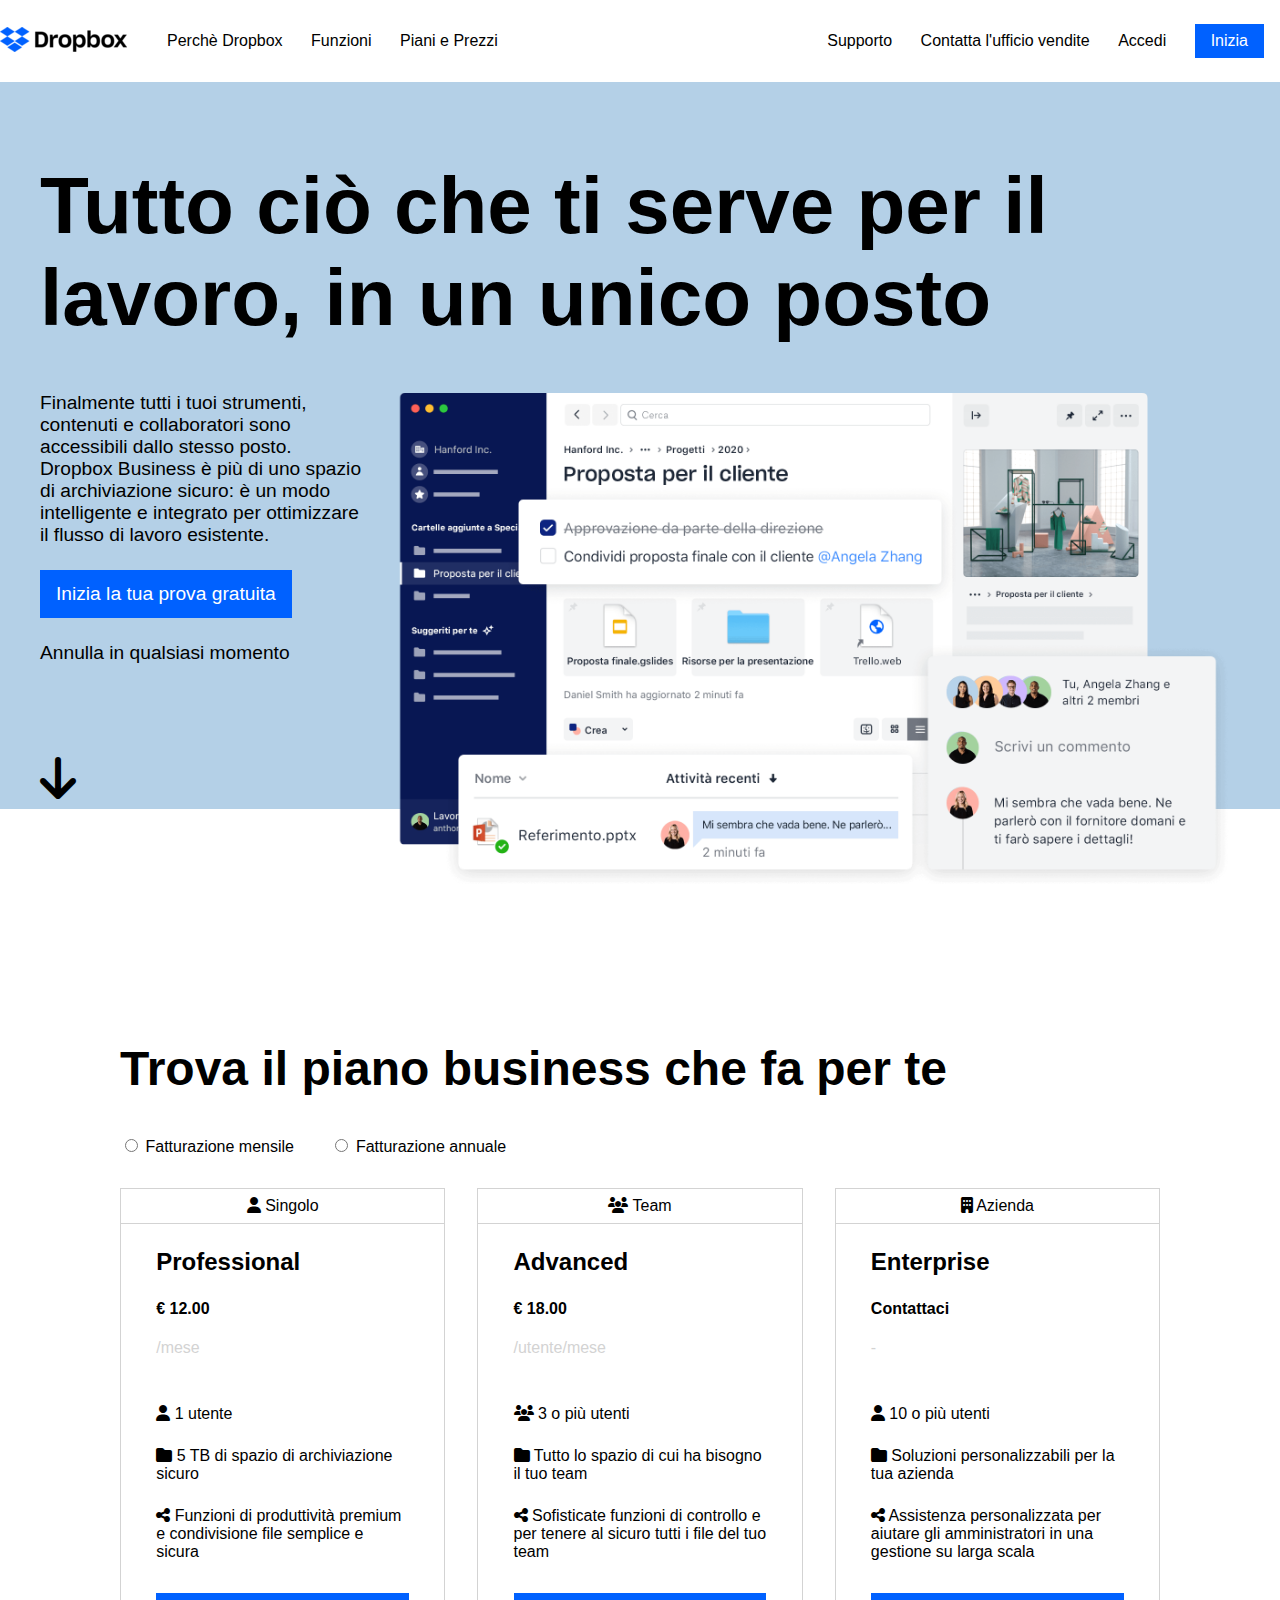
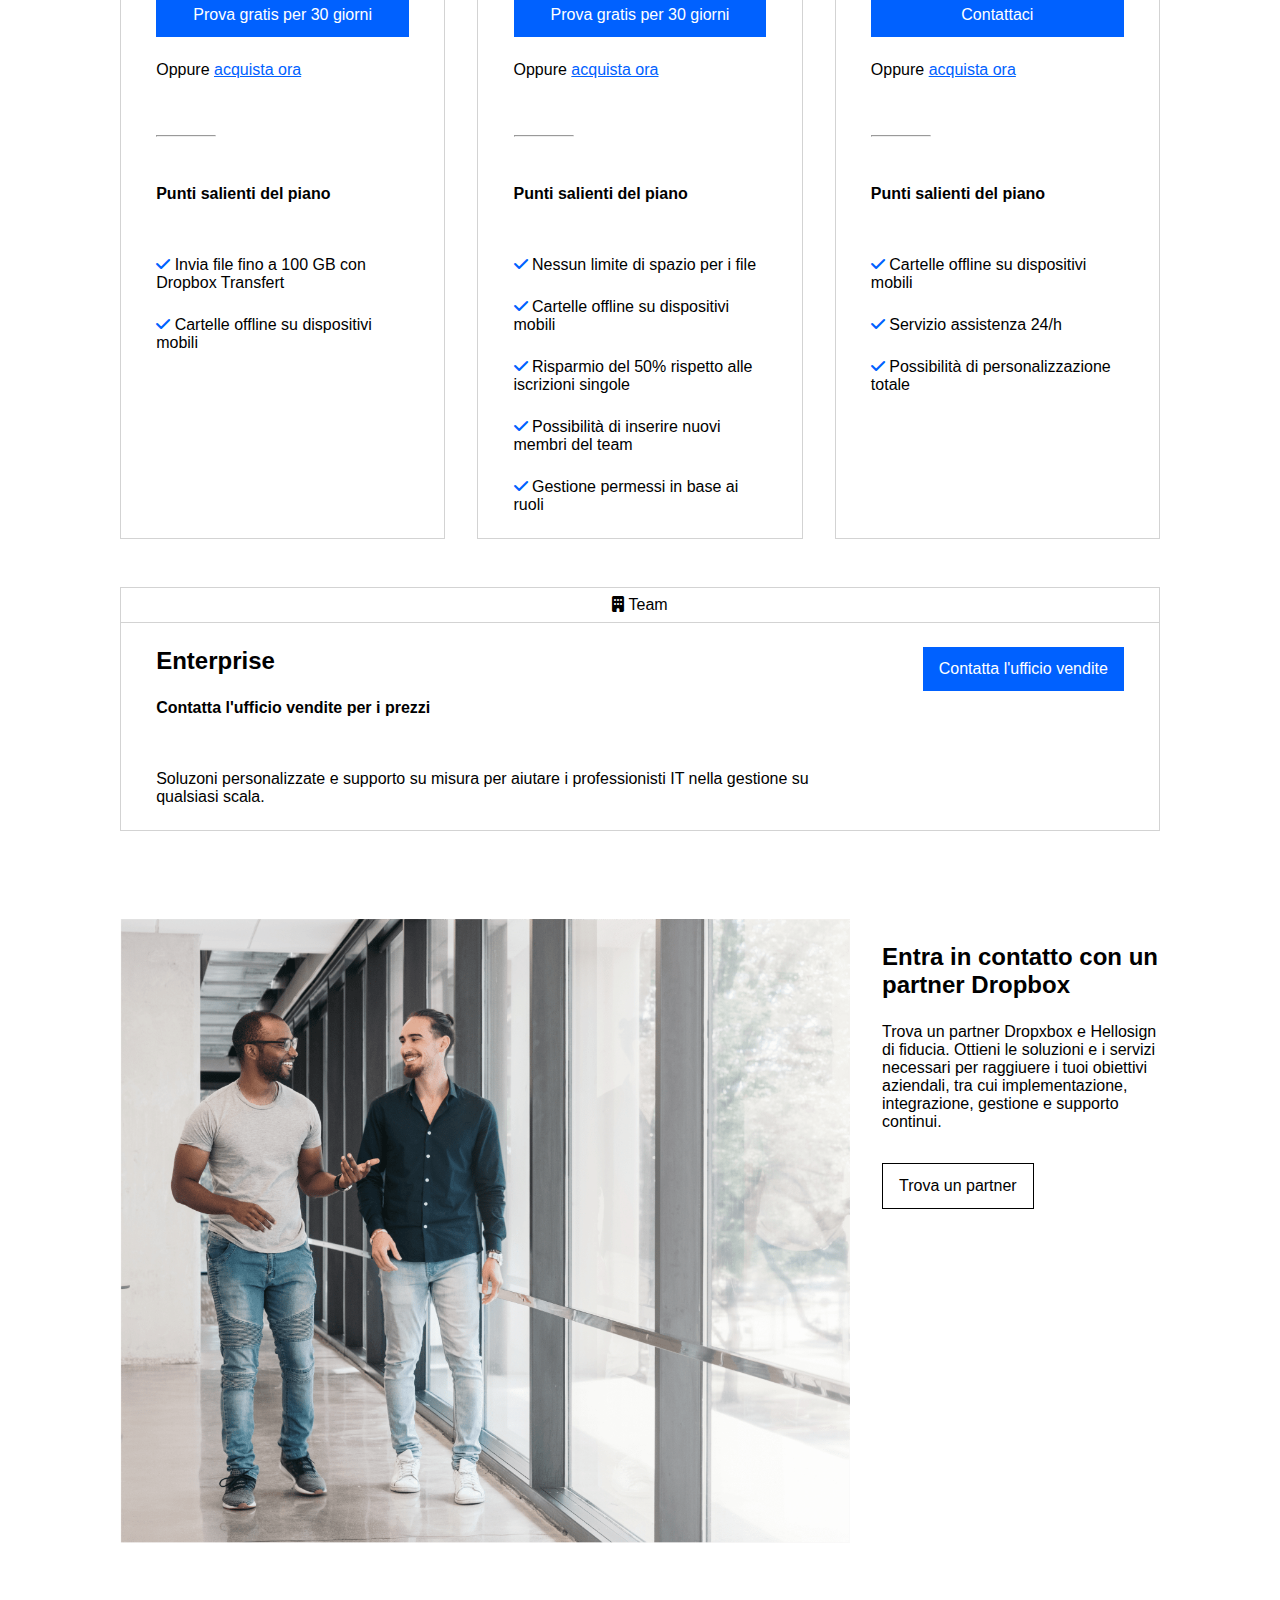
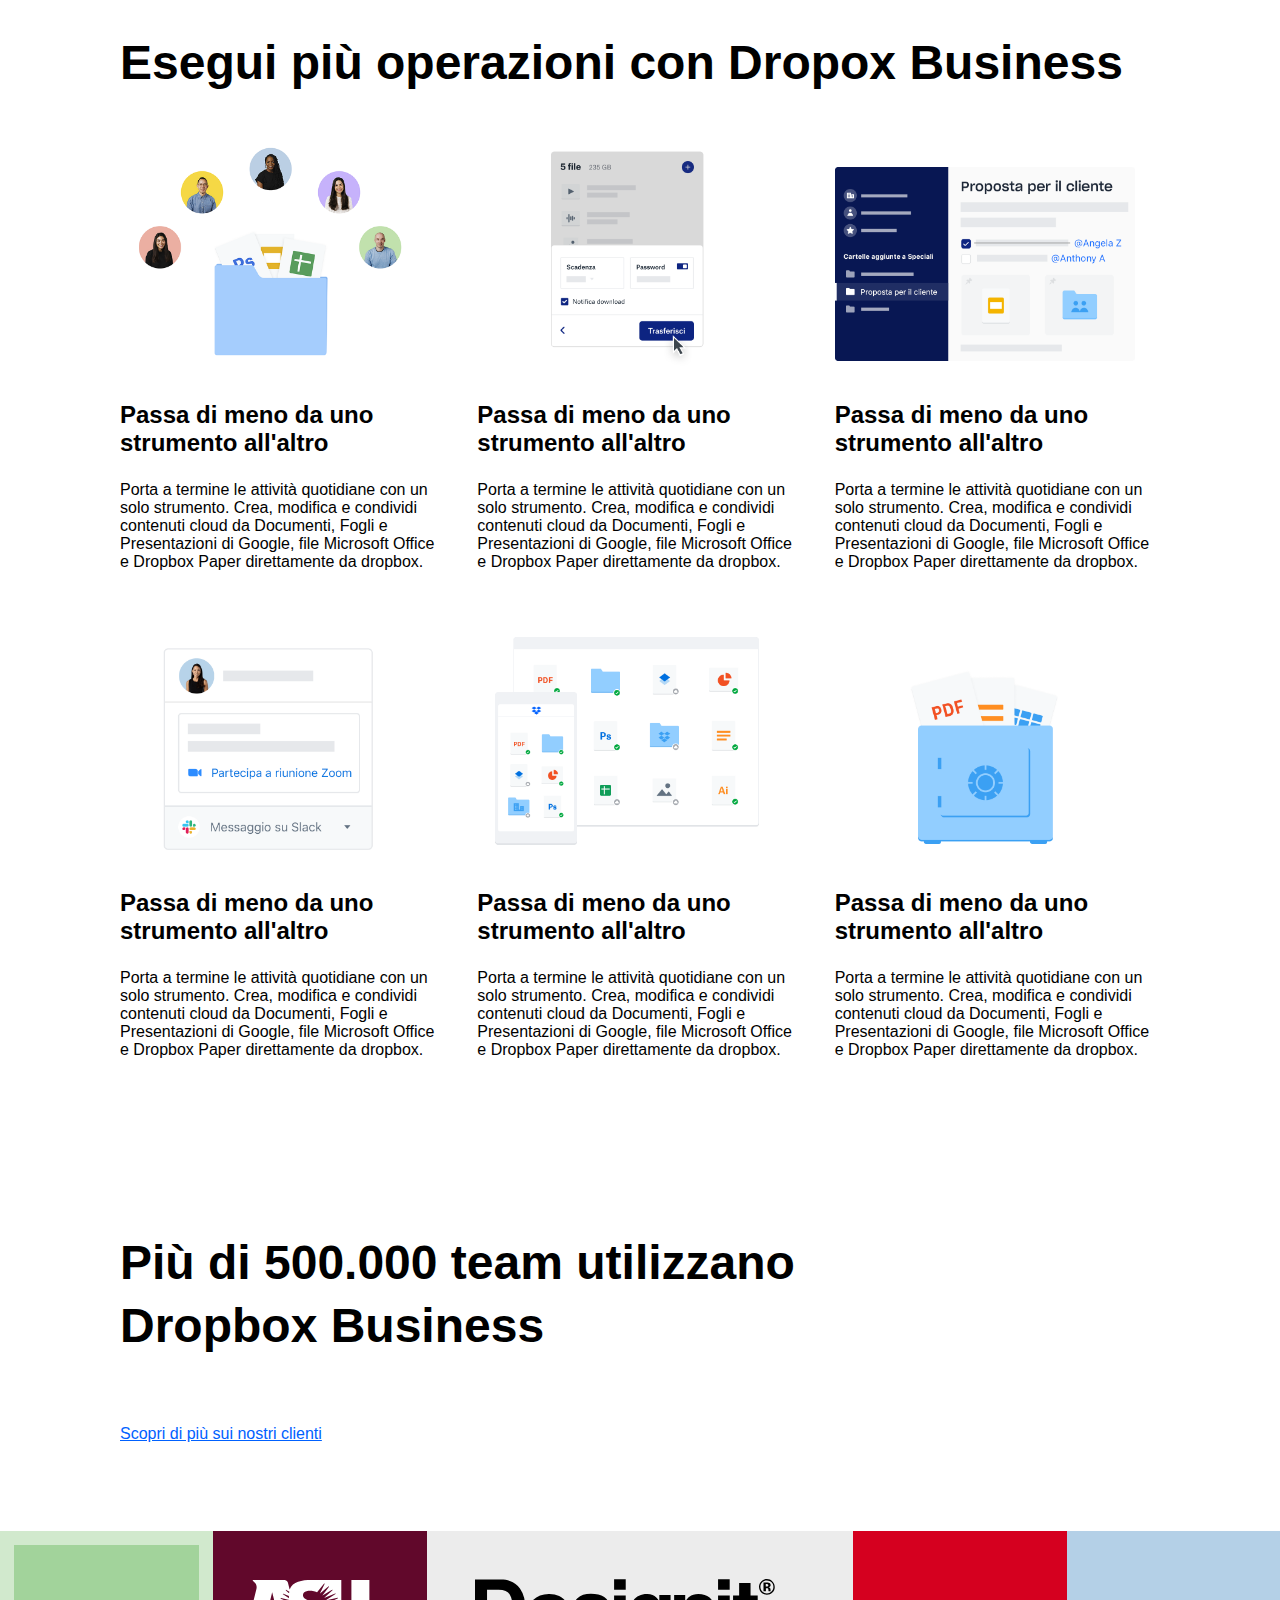
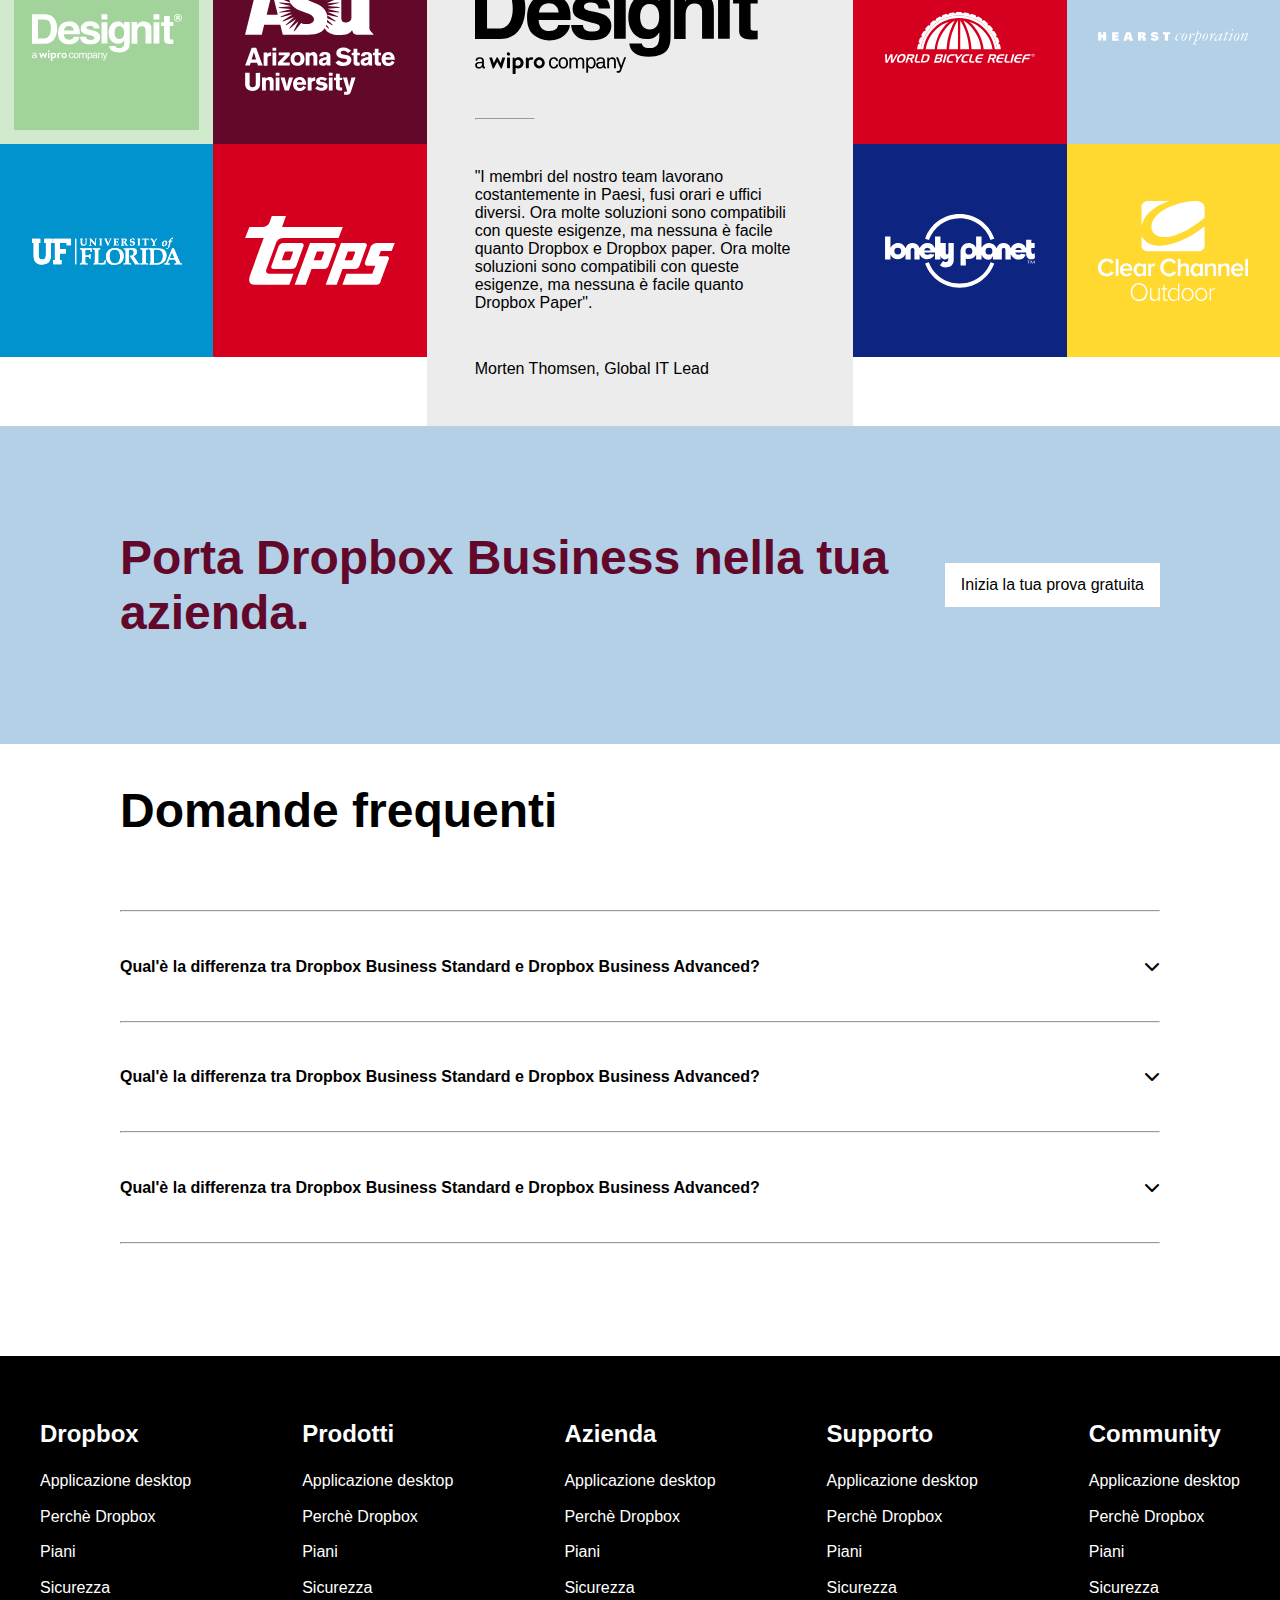
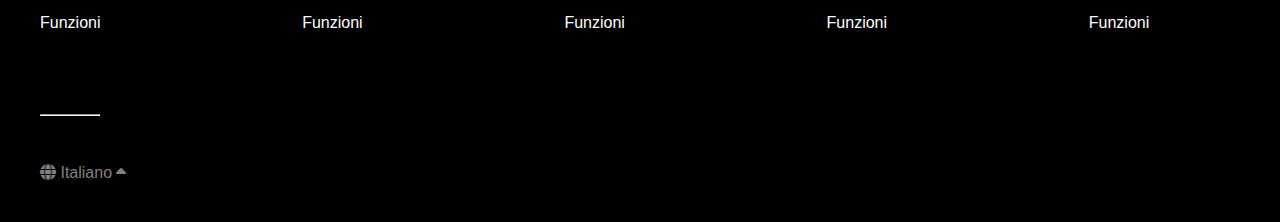
<file: index.html>
<!DOCTYPE html>
<html lang="en">

<head>
	<meta charset="UTF-8">
	<meta http-equiv="X-UA-Compatible" content="IE=edge">
	<meta name="viewport" content="width=device-width, initial-scale=1.0">
	<title>Document</title>
	<link rel="stylesheet" href="css/style.css">
	<link rel="stylesheet" href="https://cdnjs.cloudflare.com/ajax/libs/font-awesome/6.1.1/css/all.min.css">
</head>

<body>
	<!-- INIZIO HEADER -->
	<header>
		<div class="headernav sticky">
			<div class="navelement">
				<a href=""><img src="img/logo-small.png" alt="Dropbox logo"></a>
				<ul>
					<a href="">
						<li>Perchè Dropbox</li>
					</a>
					<a href="">
						<li>Funzioni</li>
					</a>
					<a href="">
						<li>Piani e Prezzi</li>
					</a>
				</ul>
			</div>
			<div class="navelement">
				<ul>
					<a href="">
						<li>Supporto</li>
					</a>
					<a href="">
						<li>Contatta l'ufficio vendite</li>
					</a>
					<a href="">
						<li>Accedi</li>
					</a>
					<a href="">
						<li class="btn">Inizia</li>
					</a>
				</ul>
			</div>
		</div>
		<div class="bgcontainer" style="padding-top: 5rem;">
			<div class="container relative floatingheader">
				<h1>Tutto ciò che ti serve per il lavoro, in un unico posto</h1>
				<div class="headerflex">
					<div>
						<div>
							<p class="lowpadding">Finalmente tutti i tuoi strumenti, contenuti e collaboratori
								sono accessibili dallo stesso posto. Dropbox Business è più
								di uno spazio di archiviazione sicuro: è un modo intelligente
								e integrato per ottimizzare il flusso di lavoro esistente.
							</p>
							<a href="">
								<div class="btn lowmargin">Inizia la tua prova gratuita</div>
							</a>
							<div class="ultrapadding">Annulla in qualsiasi momento</div>
							<div style="font-size: 3rem;"><i class="fa-solid fa-arrow-down"></i>
							</div>
						</div>
					</div>
					<div class="jumboimg"><img src="img/jumbo.png" alt="header jumbo"></div>
				</div>
			</div>
		</div>
	</header>
	<!-- FINE HEADER -->

	<main class="container">
		<div class="mainbodypadding" style="padding-top: 12rem;">

			<div class="midpadding">
				<h2>Trova il piano business che fa per te</h2>
				<input type="radio" name="" id="">
				<span style="padding-right: 2rem;">Fatturazione mensile</span>
				<input type="radio" name="" id="">
				<span>Fatturazione annuale</span>
			</div>

			<!-- INIZIO TABELLA PIANO PREZZI -->
			<div class="mainflex highpadding">
				<div class="table tableborder">
					<div class="table-title"><i class="fa-solid fa-user"></i> Singolo</div>
					<div class="tablecontainer"">
						<h3>Professional</h3>
						<h4>€ 12.00</h4>
						<div class=" tableperiod highpadding">/mese</div>
					<div class="lowpadding"><i class="fa-solid fa-user"></i> 1 utente</div>
					<div class="lowpadding"><i class="fa-solid fa-folder"></i> 5 TB di spazio di archiviazione sicuro
					</div>
					<div class="midpadding"><i class="fa-solid fa-share-nodes"></i> Funzioni di produttività premium e
						condivisione file
						semplice e sicura</div>
					<a href="">
						<div class="btn lowmargin btn-flex">Prova gratis per 30 giorni</div>
					</a>
					<div class="highpadding">Oppure <a href="" class="link-underlineblue">acquista ora</a></div>
					<hr class="tablehr highmargin">
					<h4 class="midpadding">Punti salienti del piano</h4>
					<div class="lowpadding"><i class="fa-solid fa-check"></i> Invia file fino a 100 GB con Dropbox
						Transfert</div>
					<div class="lowpadding"><i class="fa-solid fa-check"></i> Cartelle offline su dispositivi mobili
					</div>
				</div>
			</div>

			<div class="table tableborder">
				<div class="table-title"><i class="fa-solid fa-users"></i> Team</div>
				<div class="tablecontainer"">
						<h3>Advanced</h3>
						<h4>€ 18.00</h4>
						<div class=" highpadding tableperiod">/utente/mese</div>
				<div class="lowpadding"><i class="fa-solid fa-users"></i> 3 o più utenti</div>
				<div class="lowpadding"><i class="fa-solid fa-folder"></i> Tutto lo spazio di cui ha bisogno il tuo team
				</div>
				<div class="midpadding"><i class="fa-solid fa-share-nodes"></i> Sofisticate funzioni di controllo e per
					tenere al sicuro tutti i file del tuo team</div>
				<a href="">
					<div class="btn lowmargin btn-flex">Prova gratis per 30 giorni</div>
				</a>
				<div class="highpadding">Oppure <a href="" class="link-underlineblue">acquista ora</a></div>
				<hr class="tablehr highmargin">
				<h4 class="midpadding">Punti salienti del piano</h4>
				<div class="lowpadding"><i class="fa-solid fa-check"></i> Nessun limite di spazio per i file</div>
				<div class="lowpadding"><i class="fa-solid fa-check"></i> Cartelle offline su dispositivi mobili</div>
				<div class="lowpadding"><i class="fa-solid fa-check"></i> Risparmio del 50% rispetto alle iscrizioni
					singole</div>
				<div class="lowpadding"><i class="fa-solid fa-check"></i> Possibilità di inserire nuovi membri del team
				</div>
				<div class="lowpadding"><i class="fa-solid fa-check"></i> Gestione permessi in base ai ruoli</div>
			</div>
		</div>

		<div class="table tableborder">
			<div class="table-title"><i class="fa-solid fa-building"></i> Azienda</div>
			<div class="tablecontainer"">
						<h3>Enterprise</h3>
						<h4>Contattaci</h4>
						<div class=" highpadding tableperiod">-</div>
			<div class="lowpadding"><i class="fa-solid fa-user"></i> 10 o più utenti</div>
			<div class="lowpadding"><i class="fa-solid fa-folder"></i> Soluzioni personalizzabili per la tua azienda
			</div>
			<div class="midpadding"><i class="fa-solid fa-share-nodes"></i> Assistenza personalizzata per aiutare gli
				amministratori in una gestione su larga scala</div>
			<a href="">
				<div class="btn lowmargin btn-flex">Contattaci</div>
			</a>
			<div class="highpadding">Oppure <a href="" class="link-underlineblue">acquista ora</a></div>
			<hr class="tablehr highmargin">
			<h4 class="midpadding">Punti salienti del piano</h4>
			<div class="lowpadding"><i class="fa-solid fa-check"></i> Cartelle offline su dispositivi mobili</div>
			<div class="lowpadding"><i class="fa-solid fa-check"></i> Servizio assistenza 24/h</div>
			<div class="lowpadding"><i class="fa-solid fa-check"></i> Possibilità di personalizzazione totale</div>
		</div>
		</div>
		</div>

		<div class="table tableborder ultramargin">
			<div class="table-title"><i class="fa-solid fa-building"></i> Team</div>
			<div class="mainflex">
				<div class="tablecontainer">
					<h3>Enterprise</h3>
					<h4 class="midpadding">Contatta l'ufficio vendite per i prezzi</h4>
					<p class="lowpadding">Soluzoni personalizzate e supporto su misura per aiutare i professionisti
						IT nella gestione su qualsiasi scala.
					</p>
				</div>
				<div class="tablecontainer">
					<a href="">
						<div class="btn" style="min-width: 170px; margin-top: 24px;">Contatta l'ufficio vendite</div>
					</a>
				</div>
			</div>
		</div>

		<!-- FINE TABELLA PIANO PREZZI -->

		<div class="mainflex ultramargin">
			<div><img src="img/partner.png" alt="" style="max-width: 730px;"></div>
			<div>
				<h3>Entra in contatto con un partner Dropbox</h3>
				<p class="midpadding">Trova un partner Dropxbox e Hellosign di fiducia. Ottieni le soluzioni
					e i servizi necessari per raggiuere i tuoi obiettivi aziendali, tra cui
					implementazione, integrazione, gestione e supporto continui.
				</p>
				<a href="">
					<div class="btn partner-btn">Trova un partner</div>
				</a>
			</div>
		</div>

		<h2>Esegui più operazioni con Dropox Business</h2>
		<div class="mainflex highpadding">
			<div>
				<img src="img/business-feature-switching-tools.png" alt="" style="max-width: 300px;">
				<h3>Passa di meno da uno strumento all'altro</h3>
				<p>Porta a termine le attività quotidiane con un solo strumento. Crea,
					modifica e condividi contenuti cloud da Documenti, Fogli e Presentazioni di
					Google, file Microsoft Office e Dropbox Paper direttamente da dropbox.
				</p>
			</div>
			<div>
				<img src="img/business-feature-send-files-it.png" alt="" style="max-width: 300px;">
				<h3>Passa di meno da uno strumento all'altro</h3>
				<p>Porta a termine le attività quotidiane con un solo strumento. Crea,
					modifica e condividi contenuti cloud da Documenti, Fogli e Presentazioni di
					Google, file Microsoft Office e Dropbox Paper direttamente da dropbox.
				</p>
			</div>
			<div>
				<img src="img/business-feature-coordinate-it.png" alt="" style="max-width: 300px;">
				<h3>Passa di meno da uno strumento all'altro</h3>
				<p>Porta a termine le attività quotidiane con un solo strumento. Crea,
					modifica e condividi contenuti cloud da Documenti, Fogli e Presentazioni di
					Google, file Microsoft Office e Dropbox Paper direttamente da dropbox.
				</p>
			</div>
		</div>

		<div class="mainflex ultramargin ultrapadding">
			<div>
				<img src="img/business-feature-integrations-it.png" alt="" style="max-width: 300px;">
				<h3>Passa di meno da uno strumento all'altro</h3>
				<p>Porta a termine le attività quotidiane con un solo strumento. Crea,
					modifica e condividi contenuti cloud da Documenti, Fogli e Presentazioni di
					Google, file Microsoft Office e Dropbox Paper direttamente da dropbox.
				</p>
			</div>
			<div>
				<img src="img/business-feature-multi-device.png" alt="" style="max-width: 300px;">
				<h3>Passa di meno da uno strumento all'altro</h3>
				<p>Porta a termine le attività quotidiane con un solo strumento. Crea,
					modifica e condividi contenuti cloud da Documenti, Fogli e Presentazioni di
					Google, file Microsoft Office e Dropbox Paper direttamente da dropbox.
				</p>
			</div>
			<div>
				<img src="img/business-feature-security.png" alt="" style="max-width: 300px;">
				<h3>Passa di meno da uno strumento all'altro</h3>
				<p>Porta a termine le attività quotidiane con un solo strumento. Crea,
					modifica e condividi contenuti cloud da Documenti, Fogli e Presentazioni di
					Google, file Microsoft Office e Dropbox Paper direttamente da dropbox.
				</p>
			</div>
		</div>

		<h2 style="margin-bottom: 0.5rem;">Più di 500.000 team utilizzano</h2>
		<h2 style="margin-top: 0.5rem;" class="midpadding">Dropbox Business</h2>
		<a href="" class="link-underlineblue ultramargin">Scopri di più sui nostri clienti</a>
		</div>
	</main>

	<footer>
		<div class="footerflex">
			<div class="footerboxes">
				<div class="brandbox-row">
					<div class="brandbox lightgreen">
						<img src="img/designit.svg" alt="" class="brandlogo">
					</div>
					<div class="brandbox bordeaux">
						<img src="img/arizona_state_university.svg" alt="" class="brandlogo">
					</div>
				</div>

				<div class="brandbox-row">
					<div class="brandbox skyblue">
						<img src="img/university_of_florida.svg" alt="" class="brandlogo">
					</div>
					<div class="brandbox red">
						<img src="img/topps.svg" alt="" class="brandlogo">
					</div>
				</div>
			</div>

			<div class="footerbigbox brandbox-row">
				<div class="paddingcontainer">
					<div class="footerlogo midpadding"><img src="img/designit-black.svg" alt=""></div>
					<hr class="tablehr highmargin">
					<p class="highmargin">"I membri del nostro team lavorano costantemente in Paesi, fusi orari e
						uffici diversi. Ora molte soluzioni sono compatibili con queste esigenze,
						ma nessuna è facile quanto Dropbox e Dropbox paper. Ora molte soluzioni sono
						compatibili con queste esigenze, ma nessuna è facile quanto Dropbox Paper".
					</p>
					<span>Morten Thomsen, Global IT Lead</span>
				</div>

			</div>

			<div class="footerboxes">
				<div class="brandbox-row">
					<div class="brandbox red">
						<img src="img/world_bicycle_relief.svg" alt="" class="brandlogo">
					</div>
					<div class="brandbox skygrey">
						<img src="img/hearst_corp.svg" alt="" class="brandlogo">
					</div>
				</div>

				<div class="brandbox-row">
					<div class="brandbox navy">
						<img src="img/lonely_planet.svg" alt="" class="brandlogo">
					</div>
					<div class="brandbox ocra">
						<img src="img/clear_channel.svg" alt="" class="brandlogo">
					</div>
				</div>
			</div>

		</div>

		<div class="skybg">
			<div class="container mainflex centeralign mainbodypadding">
				<h2>Porta Dropbox Business nella tua azienda.</h2>
				<a href="">
					<div class="btn">Inizia la tua prova gratuita</div>
				</a>
		</div>
		</div>

		<div class="container ultrapadding mainbodypadding">
			<h2 class="midpadding">Domande frequenti</h2>
			<hr class="lowmargin">
			<div class = "mainflex centeralign spacebetween lowmargin">
				<h4>Qual'è la differenza tra Dropbox Business Standard e Dropbox Business Advanced?</h4>
				<div><i class="fa-solid fa-chevron-down"></i></div>
			</div>
			<hr class="lowmargin">
			<div class = "mainflex centeralign spacebetween lowmargin">
				<h4>Qual'è la differenza tra Dropbox Business Standard e Dropbox Business Advanced?</h4>
				<div><i class="fa-solid fa-chevron-down"></i></div>
			</div>
			<hr class="lowmargin">
			<div class = "mainflex centeralign spacebetween lowmargin">
				<h4>Qual'è la differenza tra Dropbox Business Standard e Dropbox Business Advanced?</h4>
				<div><i class="fa-solid fa-chevron-down"></i></div>
			</div>
			<hr class="lowmargin">
		</div>

		<div class="darkbg">
			<div class="container mainflex">
				<div>
					<h3>Dropbox</h3>
					<ul>
						<li>Applicazione desktop</li>
						<li>Perchè Dropbox</li>
						<li>Piani</li>
						<li>Sicurezza</li>
						<li>Funzioni</li>
					</ul>
				</div>

				<div>
					<h3>Prodotti</h3>
					<ul>
						<li>Applicazione desktop</li>
						<li>Perchè Dropbox</li>
						<li>Piani</li>
						<li>Sicurezza</li>
						<li>Funzioni</li>
					</ul>
				</div>

				<div>
					<h3>Azienda</h3>
					<ul>
						<li>Applicazione desktop</li>
						<li>Perchè Dropbox</li>
						<li>Piani</li>
						<li>Sicurezza</li>
						<li>Funzioni</li>
					</ul>
				</div>

				<div>
					<h3>Supporto</h3>
					<ul>
						<li>Applicazione desktop</li>
						<li>Perchè Dropbox</li>
						<li>Piani</li>
						<li>Sicurezza</li>
						<li>Funzioni</li>
					</ul>
				</div>

				<div>
					<h3>Community</h3>
					<ul>
						<li>Applicazione desktop</li>
						<li>Perchè Dropbox</li>
						<li>Piani</li>
						<li>Sicurezza</li>
						<li>Funzioni</li>
					</ul>
				</div>
			</div>
			<div class="container">
				<hr class="tablehr">
				<div class="footerlanguage"><i class="fa-solid fa-globe"></i> Italiano <i class="fa-solid fa-caret-up"></i></div>
			</div>
		</div>

	</footer>

</body>

</html>
</file>
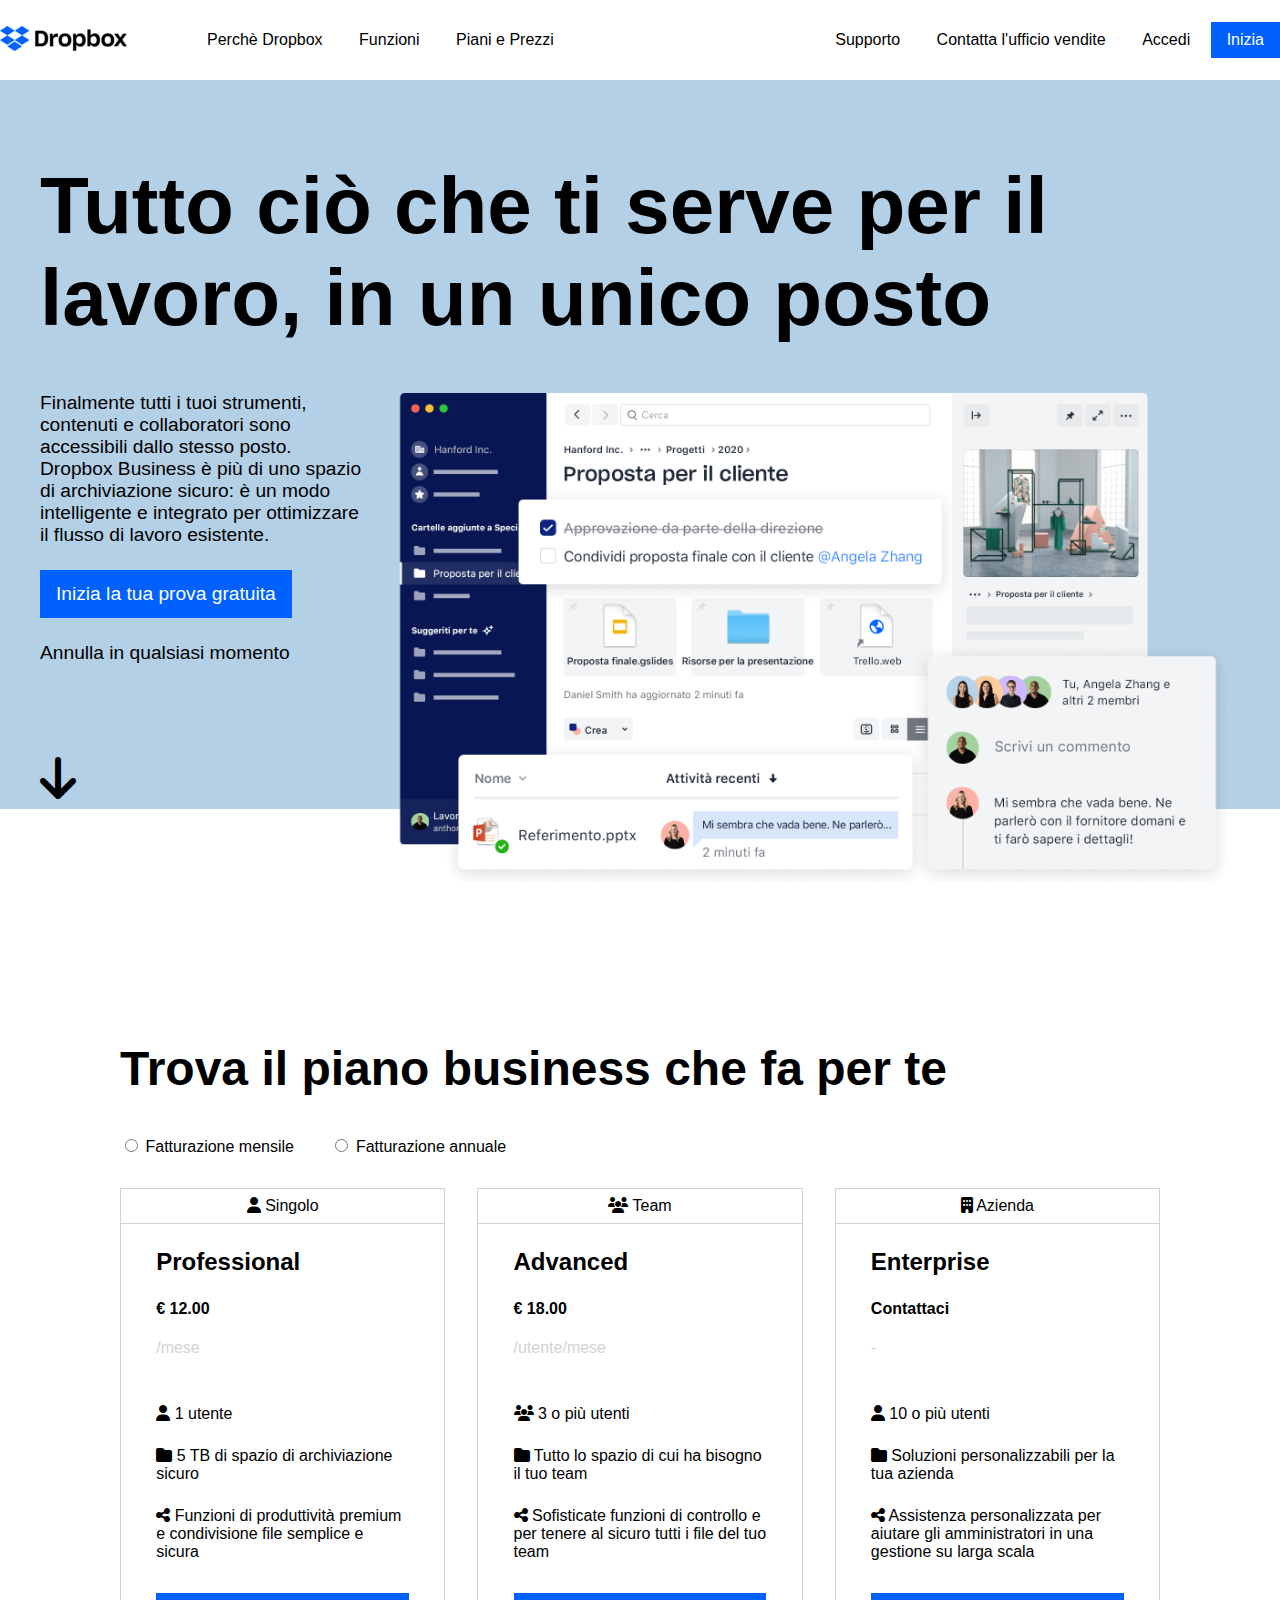
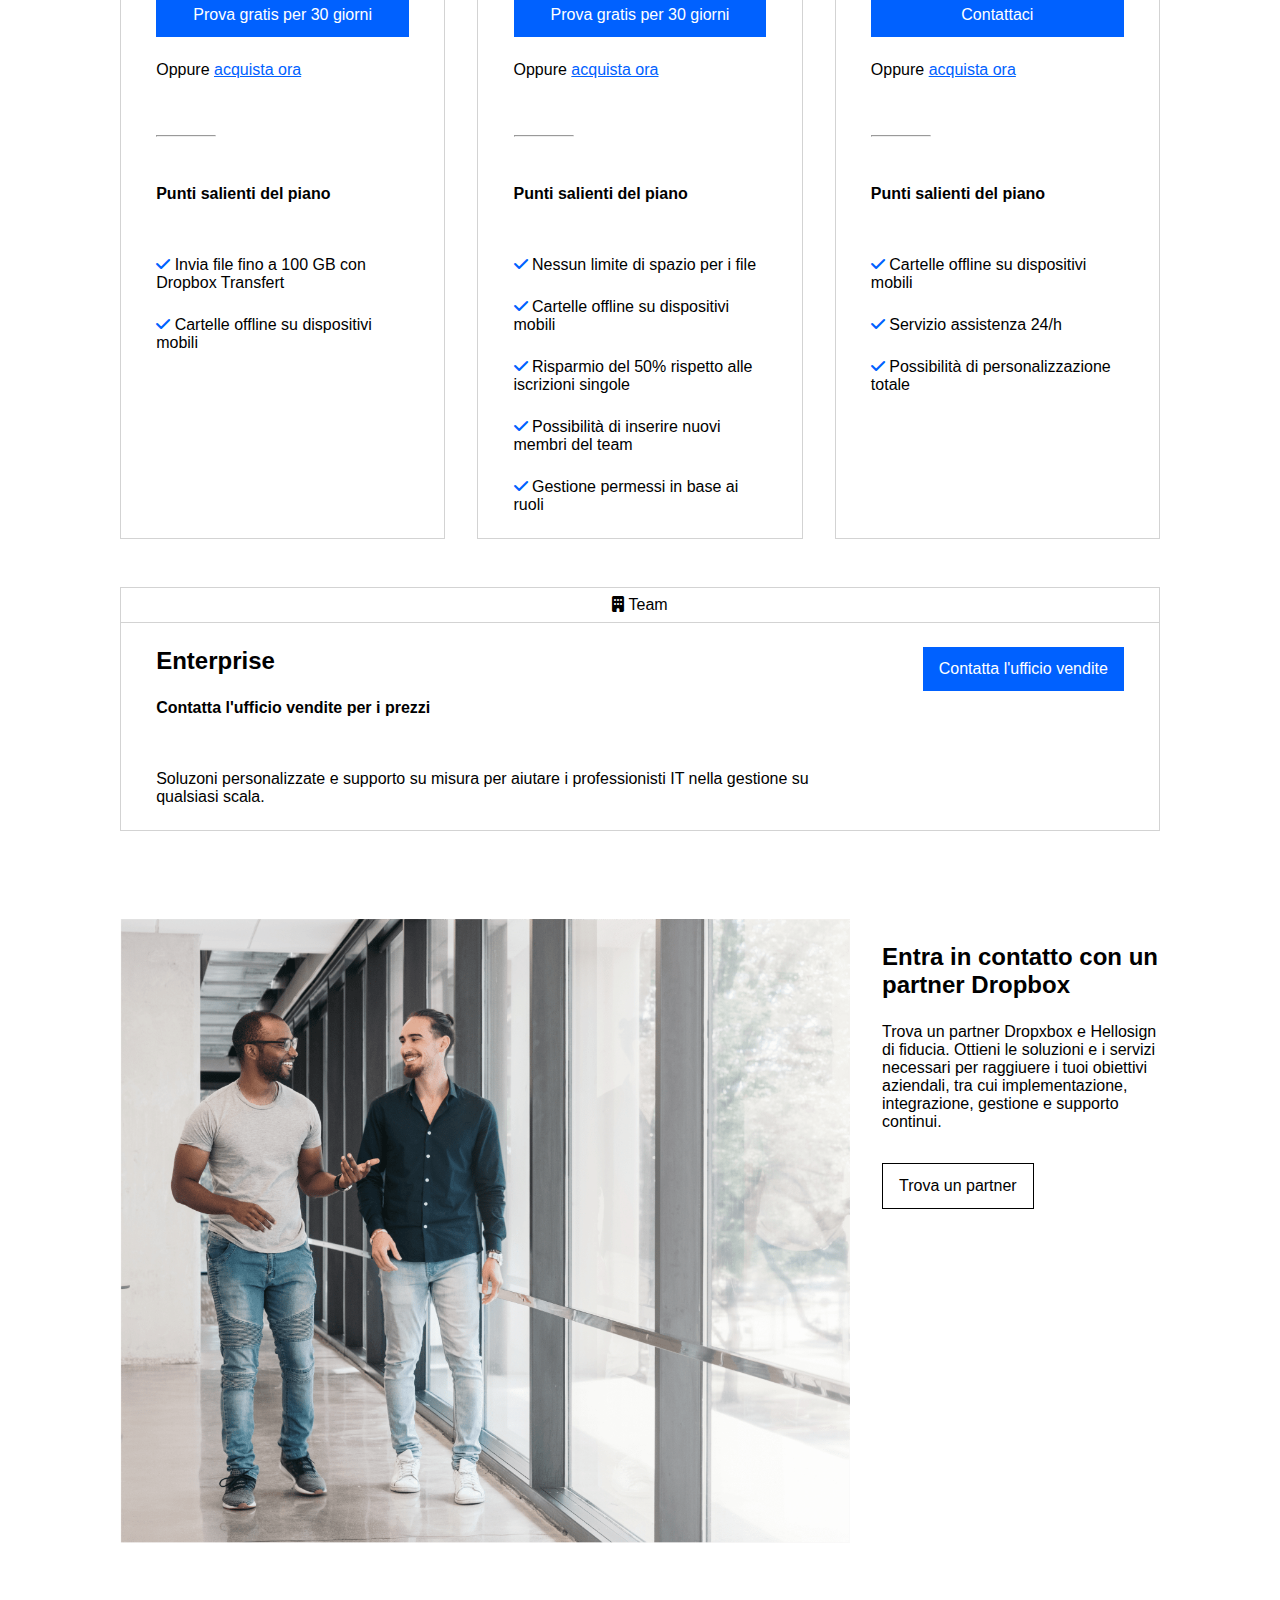
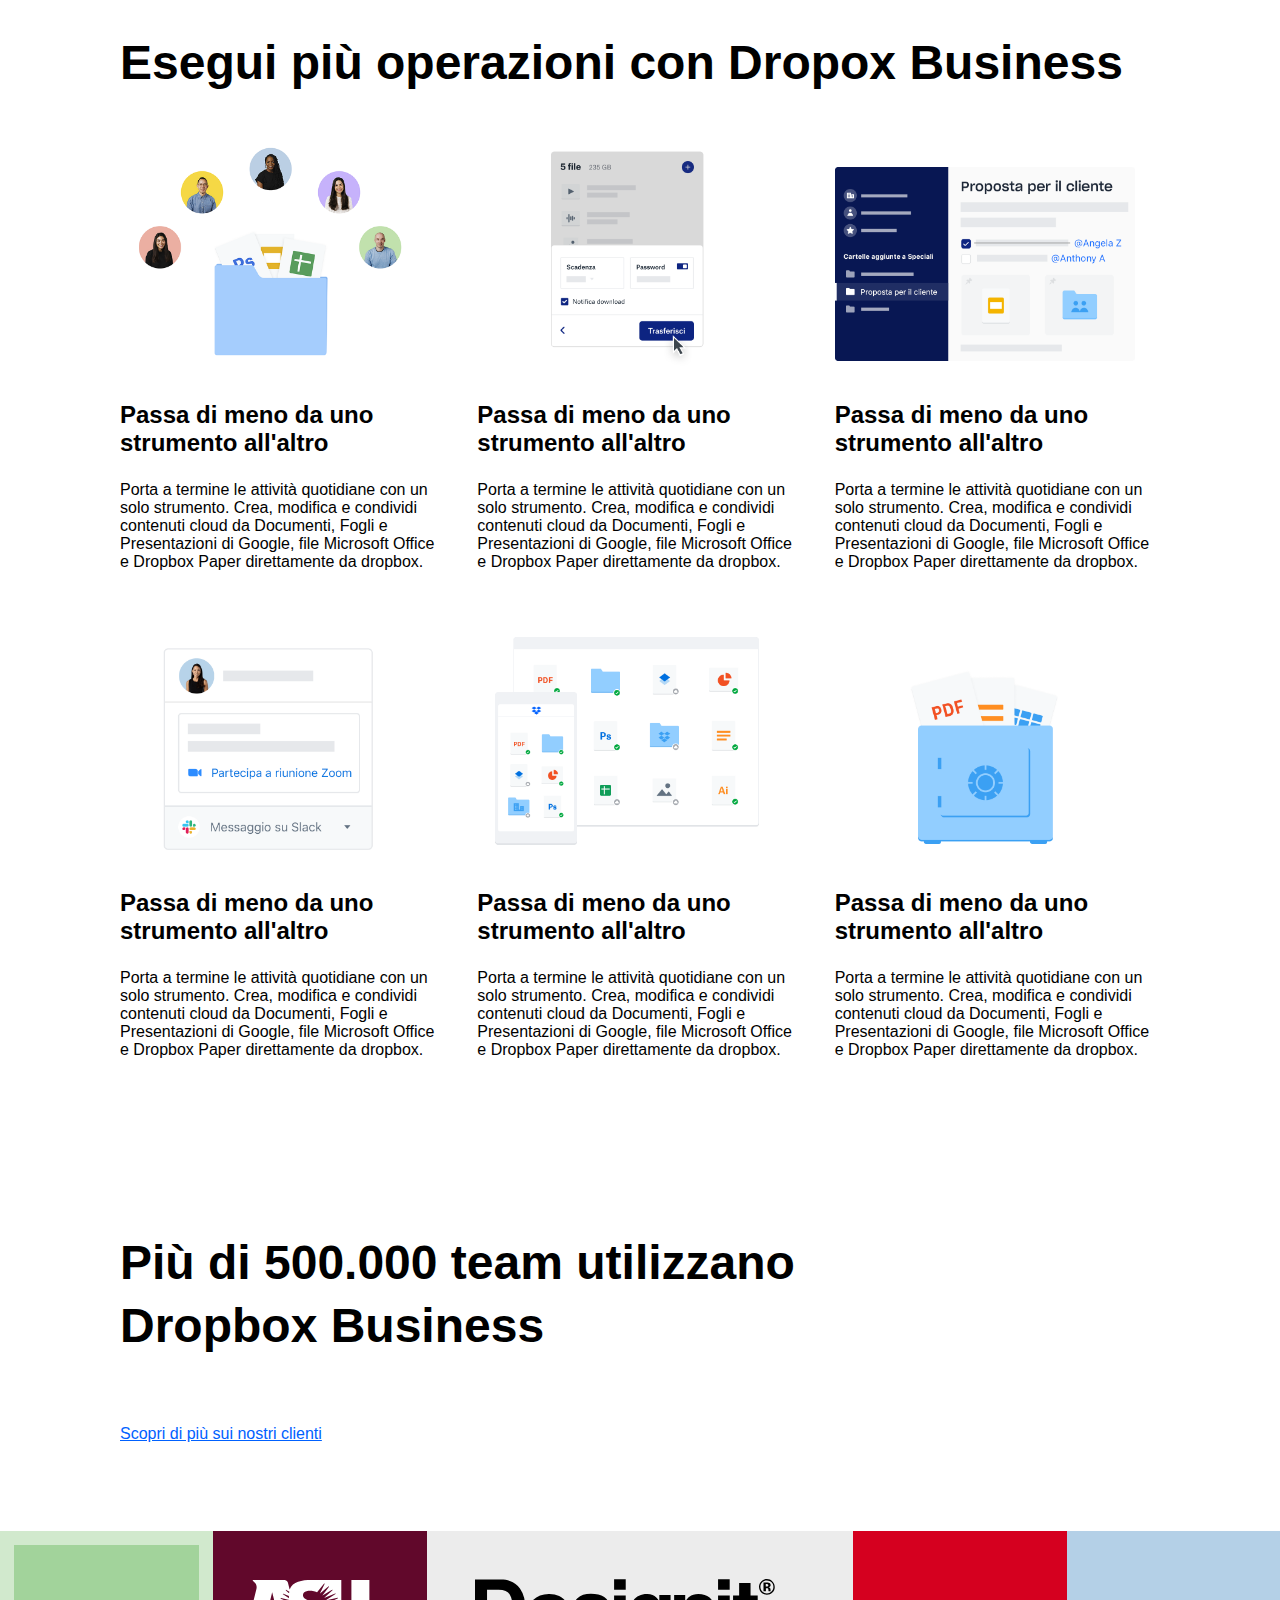
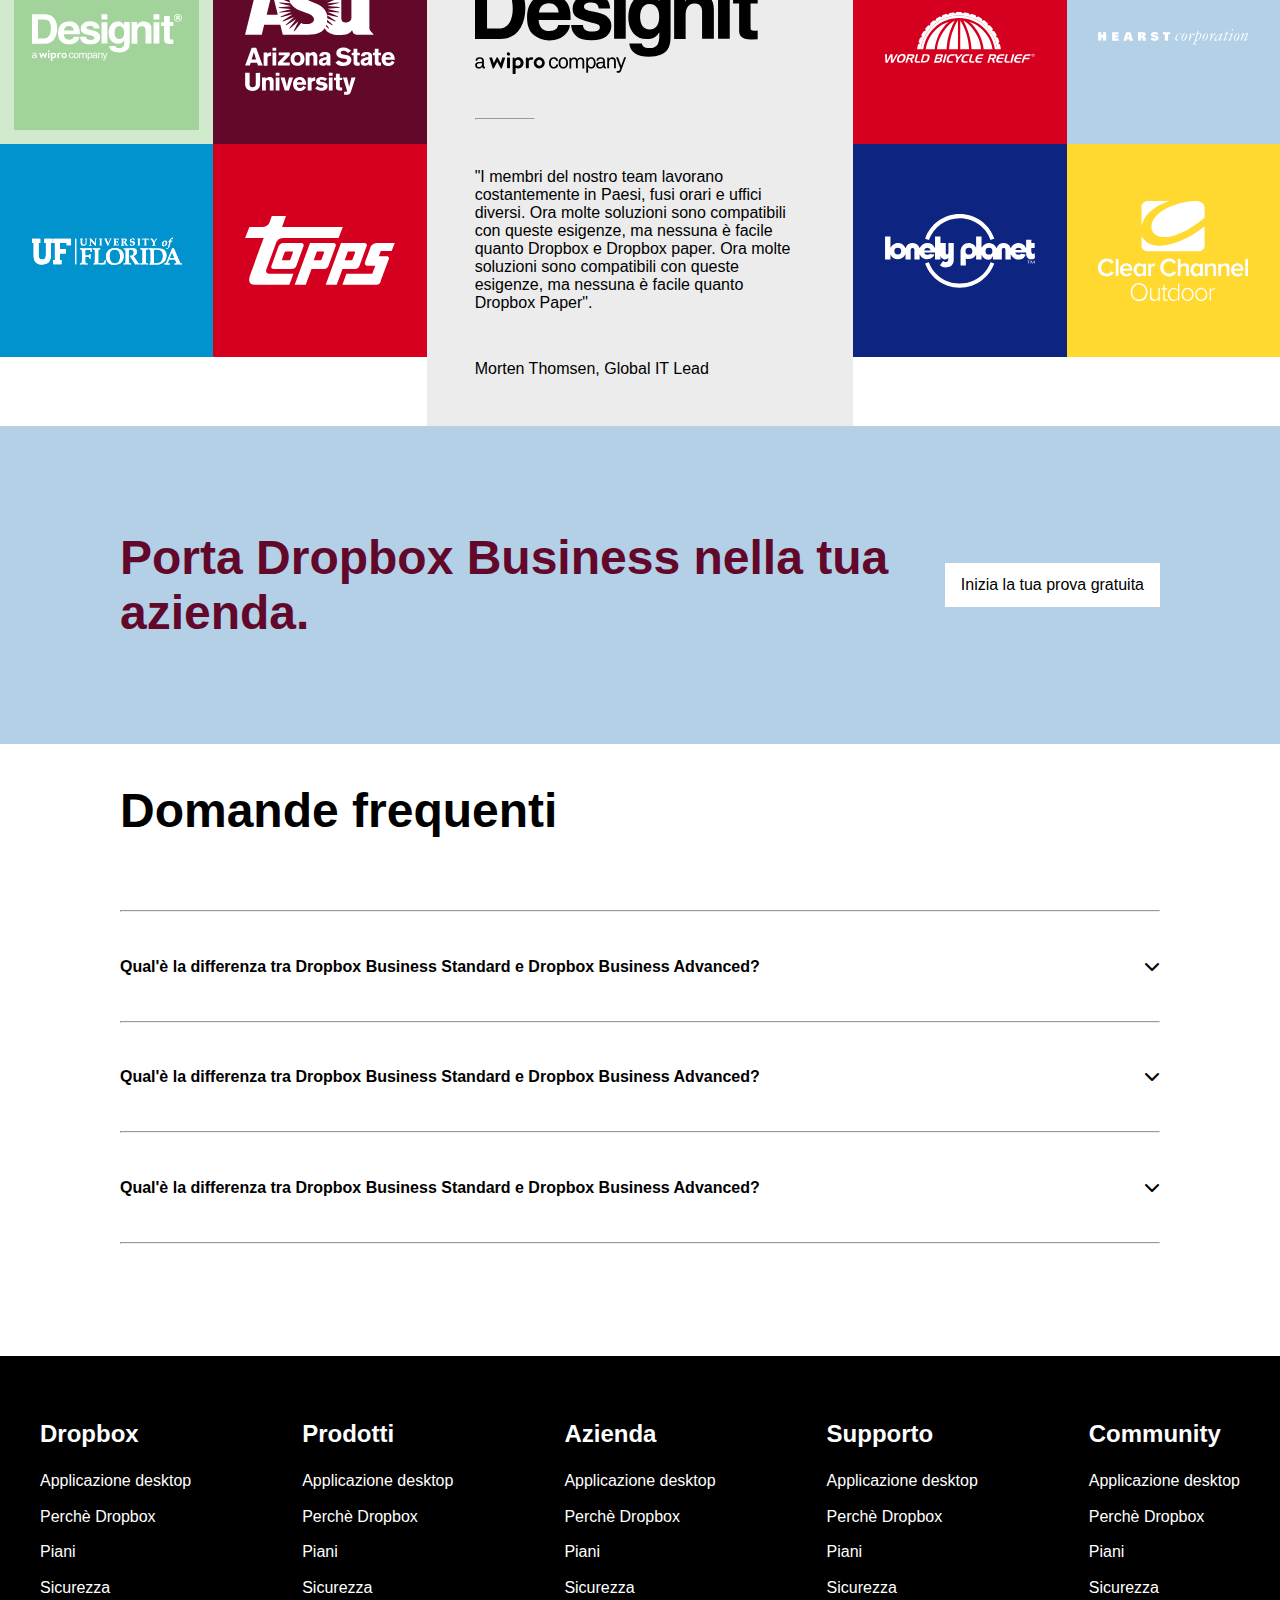
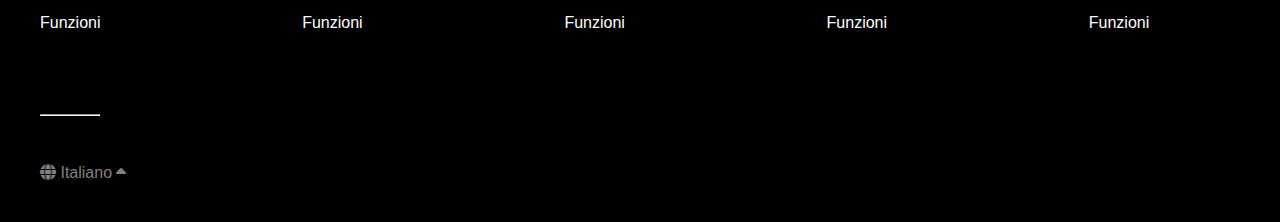
<file: bonus.html>
<!DOCTYPE html>
<html lang="en">

<head>
	<meta charset="UTF-8">
	<meta http-equiv="X-UA-Compatible" content="IE=edge">
	<meta name="viewport" content="width=device-width, initial-scale=1.0">
	<title>Document</title>
	<link rel="stylesheet" href="css/bonus.css">
	<link rel="stylesheet" href="https://cdnjs.cloudflare.com/ajax/libs/font-awesome/6.1.1/css/all.min.css">
</head>

<body>
	<!-- INIZIO HEADER -->
	<header>
		<div class="headernav sticky">
			<div class="navelement">
				<a href=""><img src="img/logo-small.png" alt="Dropbox logo"></a>
				<ul>
					<a href="">
						<li>Perchè Dropbox</li>
					</a>
					<a href="">
						<li>Funzioni</li>
					</a>
					<a href="">
						<li>Piani e Prezzi</li>
					</a>
				</ul>
			</div>
			<div class="navelement">
				<ul>
					<a href="">
						<li>Supporto</li>
					</a>
					<a href="">
						<li>Contatta l'ufficio vendite</li>
					</a>
					<a href="">
						<li>Accedi</li>
					</a>
					<a href="">
						<li class="btn">Inizia</li>
					</a>
				</ul>
			</div>
		</div>
		<div class="bgcontainer" style="padding-top: 5rem;">
			<div class="container relative floatingheader">
				<h1>Tutto ciò che ti serve per il lavoro, in un unico posto</h1>
				<div class="headerflex">
					<div>
						<div>
							<p class="lowpadding">Finalmente tutti i tuoi strumenti, contenuti e collaboratori
								sono accessibili dallo stesso posto. Dropbox Business è più
								di uno spazio di archiviazione sicuro: è un modo intelligente
								e integrato per ottimizzare il flusso di lavoro esistente.
							</p>
							<a href="">
								<div class="btn lowmargin">Inizia la tua prova gratuita</div>
							</a>
							<div class="ultrapadding">Annulla in qualsiasi momento</div>
							<div style="font-size: 3rem;"><i class="fa-solid fa-arrow-down"></i>
							</div>
						</div>
					</div>
					<div class="jumboimg"><img src="img/jumbo.png" alt="header jumbo"></div>
				</div>
			</div>
		</div>
	</header>
	<!-- FINE HEADER -->

	<main class="container">
		<div class="mainbodypadding" style="padding-top: 12rem;">

			<div class="midpadding">
				<h2>Trova il piano business che fa per te</h2>
				<input type="radio" name="" id="">
				<span style="padding-right: 2rem;">Fatturazione mensile</span>
				<input type="radio" name="" id="">
				<span>Fatturazione annuale</span>
			</div>

			<!-- INIZIO TABELLA PIANO PREZZI -->
			<div class="mainflex highpadding">
				<div class="table tableborder">
					<div class="table-title"><i class="fa-solid fa-user"></i> Singolo</div>
					<div class="tablecontainer"">
						<h3>Professional</h3>
						<h4>€ 12.00</h4>
						<div class=" tableperiod highpadding">/mese</div>
					<div class="lowpadding"><i class="fa-solid fa-user"></i> 1 utente</div>
					<div class="lowpadding"><i class="fa-solid fa-folder"></i> 5 TB di spazio di archiviazione sicuro
					</div>
					<div class="midpadding"><i class="fa-solid fa-share-nodes"></i> Funzioni di produttività premium e
						condivisione file
						semplice e sicura</div>
					<a href="">
						<div class="btn lowmargin btn-flex">Prova gratis per 30 giorni</div>
					</a>
					<div class="highpadding">Oppure <a href="" class="link-underlineblue">acquista ora</a></div>
					<hr class="tablehr highmargin">
					<h4 class="midpadding">Punti salienti del piano</h4>
					<div class="lowpadding"><i class="fa-solid fa-check"></i> Invia file fino a 100 GB con Dropbox
						Transfert</div>
					<div class="lowpadding"><i class="fa-solid fa-check"></i> Cartelle offline su dispositivi mobili
					</div>
				</div>
			</div>

			<div class="table tableborder">
				<div class="table-title"><i class="fa-solid fa-users"></i> Team</div>
				<div class="tablecontainer"">
						<h3>Advanced</h3>
						<h4>€ 18.00</h4>
						<div class=" highpadding tableperiod">/utente/mese</div>
				<div class="lowpadding"><i class="fa-solid fa-users"></i> 3 o più utenti</div>
				<div class="lowpadding"><i class="fa-solid fa-folder"></i> Tutto lo spazio di cui ha bisogno il tuo team
				</div>
				<div class="midpadding"><i class="fa-solid fa-share-nodes"></i> Sofisticate funzioni di controllo e per
					tenere al sicuro tutti i file del tuo team</div>
				<a href="">
					<div class="btn lowmargin btn-flex">Prova gratis per 30 giorni</div>
				</a>
				<div class="highpadding">Oppure <a href="" class="link-underlineblue">acquista ora</a></div>
				<hr class="tablehr highmargin">
				<h4 class="midpadding">Punti salienti del piano</h4>
				<div class="lowpadding"><i class="fa-solid fa-check"></i> Nessun limite di spazio per i file</div>
				<div class="lowpadding"><i class="fa-solid fa-check"></i> Cartelle offline su dispositivi mobili</div>
				<div class="lowpadding"><i class="fa-solid fa-check"></i> Risparmio del 50% rispetto alle iscrizioni
					singole</div>
				<div class="lowpadding"><i class="fa-solid fa-check"></i> Possibilità di inserire nuovi membri del team
				</div>
				<div class="lowpadding"><i class="fa-solid fa-check"></i> Gestione permessi in base ai ruoli</div>
			</div>
		</div>

		<div class="table tableborder">
			<div class="table-title"><i class="fa-solid fa-building"></i> Azienda</div>
			<div class="tablecontainer"">
						<h3>Enterprise</h3>
						<h4>Contattaci</h4>
						<div class=" highpadding tableperiod">-</div>
			<div class="lowpadding"><i class="fa-solid fa-user"></i> 10 o più utenti</div>
			<div class="lowpadding"><i class="fa-solid fa-folder"></i> Soluzioni personalizzabili per la tua azienda
			</div>
			<div class="midpadding"><i class="fa-solid fa-share-nodes"></i> Assistenza personalizzata per aiutare gli
				amministratori in una gestione su larga scala</div>
			<a href="">
				<div class="btn lowmargin btn-flex">Contattaci</div>
			</a>
			<div class="highpadding">Oppure <a href="" class="link-underlineblue">acquista ora</a></div>
			<hr class="tablehr highmargin">
			<h4 class="midpadding">Punti salienti del piano</h4>
			<div class="lowpadding"><i class="fa-solid fa-check"></i> Cartelle offline su dispositivi mobili</div>
			<div class="lowpadding"><i class="fa-solid fa-check"></i> Servizio assistenza 24/h</div>
			<div class="lowpadding"><i class="fa-solid fa-check"></i> Possibilità di personalizzazione totale</div>
		</div>
		</div>
		</div>

		<div class="table tableborder ultramargin">
			<div class="table-title"><i class="fa-solid fa-building"></i> Team</div>
			<div class="mainflex">
				<div class="tablecontainer">
					<h3>Enterprise</h3>
					<h4 class="midpadding">Contatta l'ufficio vendite per i prezzi</h4>
					<p class="lowpadding">Soluzoni personalizzate e supporto su misura per aiutare i professionisti
						IT nella gestione su qualsiasi scala.
					</p>
				</div>
				<div class="tablecontainer">
					<a href="">
						<div class="btn" style="min-width: 170px; margin-top: 24px;">Contatta l'ufficio vendite</div>
					</a>
				</div>
			</div>
		</div>

		<!-- FINE TABELLA PIANO PREZZI -->

		<div class="mainflex ultramargin">
			<div><img src="img/partner.png" alt="" style="max-width: 730px;"></div>
			<div>
				<h3>Entra in contatto con un partner Dropbox</h3>
				<p class="midpadding">Trova un partner Dropxbox e Hellosign di fiducia. Ottieni le soluzioni
					e i servizi necessari per raggiuere i tuoi obiettivi aziendali, tra cui
					implementazione, integrazione, gestione e supporto continui.
				</p>
				<a href="">
					<div class="btn partner-btn">Trova un partner</div>
				</a>
			</div>
		</div>

		<h2>Esegui più operazioni con Dropox Business</h2>
		<div class="mainflex highpadding">
			<div>
				<img src="img/business-feature-switching-tools.png" alt="" style="max-width: 300px;">
				<h3>Passa di meno da uno strumento all'altro</h3>
				<p>Porta a termine le attività quotidiane con un solo strumento. Crea,
					modifica e condividi contenuti cloud da Documenti, Fogli e Presentazioni di
					Google, file Microsoft Office e Dropbox Paper direttamente da dropbox.
				</p>
			</div>
			<div>
				<img src="img/business-feature-send-files-it.png" alt="" style="max-width: 300px;">
				<h3>Passa di meno da uno strumento all'altro</h3>
				<p>Porta a termine le attività quotidiane con un solo strumento. Crea,
					modifica e condividi contenuti cloud da Documenti, Fogli e Presentazioni di
					Google, file Microsoft Office e Dropbox Paper direttamente da dropbox.
				</p>
			</div>
			<div>
				<img src="img/business-feature-coordinate-it.png" alt="" style="max-width: 300px;">
				<h3>Passa di meno da uno strumento all'altro</h3>
				<p>Porta a termine le attività quotidiane con un solo strumento. Crea,
					modifica e condividi contenuti cloud da Documenti, Fogli e Presentazioni di
					Google, file Microsoft Office e Dropbox Paper direttamente da dropbox.
				</p>
			</div>
		</div>

		<div class="mainflex ultramargin ultrapadding">
			<div>
				<img src="img/business-feature-integrations-it.png" alt="" style="max-width: 300px;">
				<h3>Passa di meno da uno strumento all'altro</h3>
				<p>Porta a termine le attività quotidiane con un solo strumento. Crea,
					modifica e condividi contenuti cloud da Documenti, Fogli e Presentazioni di
					Google, file Microsoft Office e Dropbox Paper direttamente da dropbox.
				</p>
			</div>
			<div>
				<img src="img/business-feature-multi-device.png" alt="" style="max-width: 300px;">
				<h3>Passa di meno da uno strumento all'altro</h3>
				<p>Porta a termine le attività quotidiane con un solo strumento. Crea,
					modifica e condividi contenuti cloud da Documenti, Fogli e Presentazioni di
					Google, file Microsoft Office e Dropbox Paper direttamente da dropbox.
				</p>
			</div>
			<div>
				<img src="img/business-feature-security.png" alt="" style="max-width: 300px;">
				<h3>Passa di meno da uno strumento all'altro</h3>
				<p>Porta a termine le attività quotidiane con un solo strumento. Crea,
					modifica e condividi contenuti cloud da Documenti, Fogli e Presentazioni di
					Google, file Microsoft Office e Dropbox Paper direttamente da dropbox.
				</p>
			</div>
		</div>

		<h2 style="margin-bottom: 0.5rem;">Più di 500.000 team utilizzano</h2>
		<h2 style="margin-top: 0.5rem;" class="midpadding">Dropbox Business</h2>
		<a href="" class="link-underlineblue ultramargin">Scopri di più sui nostri clienti</a>
		</div>
	</main>

	<footer>
		<div class="footerflex">
			<div class="footerboxes">
				<div class="brandbox-row">
					<div class="brandbox lightgreen">
						<img src="img/designit.svg" alt="" class="brandlogo">
					</div>
					<div class="brandbox bordeaux">
						<img src="img/arizona_state_university.svg" alt="" class="brandlogo">
					</div>
				</div>

				<div class="brandbox-row">
					<div class="brandbox skyblue">
						<img src="img/university_of_florida.svg" alt="" class="brandlogo">
					</div>
					<div class="brandbox red">
						<img src="img/topps.svg" alt="" class="brandlogo">
					</div>
				</div>
			</div>

			<div class="footerbigbox brandbox-row">
				<div class="paddingcontainer">
					<div class="footerlogo midpadding"><img src="img/designit-black.svg" alt=""></div>
					<hr class="tablehr highmargin">
					<p class="highmargin">"I membri del nostro team lavorano costantemente in Paesi, fusi orari e
						uffici diversi. Ora molte soluzioni sono compatibili con queste esigenze,
						ma nessuna è facile quanto Dropbox e Dropbox paper. Ora molte soluzioni sono
						compatibili con queste esigenze, ma nessuna è facile quanto Dropbox Paper".
					</p>
					<span>Morten Thomsen, Global IT Lead</span>
				</div>

			</div>

			<div class="footerboxes">
				<div class="brandbox-row">
					<div class="brandbox red">
						<img src="img/world_bicycle_relief.svg" alt="" class="brandlogo">
					</div>
					<div class="brandbox skygrey">
						<img src="img/hearst_corp.svg" alt="" class="brandlogo">
					</div>
				</div>

				<div class="brandbox-row">
					<div class="brandbox navy">
						<img src="img/lonely_planet.svg" alt="" class="brandlogo">
					</div>
					<div class="brandbox ocra">
						<img src="img/clear_channel.svg" alt="" class="brandlogo">
					</div>
				</div>
			</div>

		</div>

		<div class="skybg">
			<div class="container mainflex centeralign mainbodypadding">
				<h2>Porta Dropbox Business nella tua azienda.</h2>
				<a href="">
					<div class="btn">Inizia la tua prova gratuita</div>
				</a>
		</div>
		</div>

		<div class="container ultrapadding mainbodypadding">
			<h2 class="midpadding">Domande frequenti</h2>
			<hr class="lowmargin">
			<div class = "faq mainflex centeralign spacebetween lowmargin">
				<h4>Qual'è la differenza tra Dropbox Business Standard e Dropbox Business Advanced?</h4>
				<div><i class="fa-solid fa-chevron-down"></i></div>
			</div>
			<p class="description">Lorem ipsum dolor sit amet consectetur, adipisicing elit. Laudantium incidunt suscipit, odio consequatur magnam dolor, est ex earum sed a repudiandae ad, animi corporis voluptatem cum. Natus nemo delectus excepturi.</p>
			<hr class="lowmargin">
			<div class = "faq mainflex centeralign spacebetween lowmargin">
				<h4>Qual'è la differenza tra Dropbox Business Standard e Dropbox Business Advanced?</h4>
				<div><i class="fa-solid fa-chevron-down"></i></div>
			</div>
			<p class="description">Lorem ipsum dolor sit amet consectetur, adipisicing elit. Laudantium incidunt suscipit, odio consequatur magnam dolor, est ex earum sed a repudiandae ad, animi corporis voluptatem cum. Natus nemo delectus excepturi.</p>
			<hr class="lowmargin">
			<div class = "faq mainflex centeralign spacebetween lowmargin">
				<h4>Qual'è la differenza tra Dropbox Business Standard e Dropbox Business Advanced?</h4>
				<div><i class="fa-solid fa-chevron-down"></i></div>
			</div>
			<p class="description">Lorem ipsum dolor sit amet consectetur, adipisicing elit. Laudantium incidunt suscipit, odio consequatur magnam dolor, est ex earum sed a repudiandae ad, animi corporis voluptatem cum. Natus nemo delectus excepturi.</p>
			<hr class="lowmargin">
		</div>

		<div class="darkbg">
			<div class="container mainflex">
				<div>
					<h3>Dropbox</h3>
					<ul>
						<li>Applicazione desktop</li>
						<li>Perchè Dropbox</li>
						<li>Piani</li>
						<li>Sicurezza</li>
						<li>Funzioni</li>
					</ul>
				</div>

				<div>
					<h3>Prodotti</h3>
					<ul>
						<li>Applicazione desktop</li>
						<li>Perchè Dropbox</li>
						<li>Piani</li>
						<li>Sicurezza</li>
						<li>Funzioni</li>
					</ul>
				</div>

				<div>
					<h3>Azienda</h3>
					<ul>
						<li>Applicazione desktop</li>
						<li>Perchè Dropbox</li>
						<li>Piani</li>
						<li>Sicurezza</li>
						<li>Funzioni</li>
					</ul>
				</div>

				<div>
					<h3>Supporto</h3>
					<ul>
						<li>Applicazione desktop</li>
						<li>Perchè Dropbox</li>
						<li>Piani</li>
						<li>Sicurezza</li>
						<li>Funzioni</li>
					</ul>
				</div>

				<div>
					<h3>Community</h3>
					<ul>
						<li>Applicazione desktop</li>
						<li>Perchè Dropbox</li>
						<li>Piani</li>
						<li>Sicurezza</li>
						<li>Funzioni</li>
					</ul>
				</div>
			</div>
			<div class="container">
				<hr class="tablehr">
				<div class="footerlanguage"><i class="fa-solid fa-globe"></i> Italiano <i class="fa-solid fa-caret-up"></i></div>
			</div>
		</div>

	</footer>

</body>

</html>
</file>
<file: css/style.css>
/* INIZIO RESET */
body {
	margin: 0;
	padding: 0;
	font-family: Arial, Helvetica, sans-serif;
	font-size: 16px;
}

* {
	box-sizing: border-box;
}

:root {
	--color-blue: #0061FF;
	--color-skygrey: #B4D0E7;
	--color-red: #D5001F;
	--color-navy: #0D2481;
	--color-ocra: #FFD830;
	--color-pastelgreen: #A2D39B;
	--color-lightgreen: #D1E9CD;
	--color-bordeaux: #61082B;
	--color-skyblue: #0093CE;
}

p {
	margin: 0;
	padding: 0;
}

h1 {
	font-size: 5rem;
	margin: 0;
	margin-bottom: 3rem;
}

h2 {
	font-size: 3rem;
}

h3 {
	font-size: 1.5rem;
}

a {
	text-decoration: none;
}

.lowpadding {
	padding-bottom: 1.5rem;
}

.midpadding {
	padding-bottom: 2rem;
}

.highpadding {
	padding-bottom: 3rem;
}

.lowmargin {
	margin-bottom: 1.5rem;
}

.midmargin {
	margin-bottom: 2rem;
}

.ultrapadding {
	padding-bottom: 5.5rem;
}

.highmargin {
	margin-bottom: 3rem;
}

.ultramargin {
	margin-bottom: 5.5rem;
}

.mainbodypadding {
	padding-right: 5rem;
	padding-left: 5rem;
}

.spacebetween{
	justify-content: space-between;
}

.relative {
	position: relative;
}

.absolute {
	position: absolute;
}

.sticky {
	position: fixed;
	top: 0px;
	width: 100%;
	background-color: white;
	z-index: 1;
}

.centeralign{
	align-items: center;
}

/* FINE RESET */

.headernav {
	padding: 0.5rem 0;
	display: flex;
	justify-content: space-between;
	align-items: center;
}

.navelement {
	display: flex;
	align-items: center;
}

.navelement img {
	padding-right: 1.5rem;
}


.navelement ul {
	list-style: none;
	padding: 0 1rem;

}

.navelement ul li {
	display: inline-block;
	padding-right: 1.5rem;
	text-decoration: none;
	color: black;
}

.navelement ul li.btn {
	background-color: var(--color-blue);
	color: white;
	padding: 0.5rem 1rem;
}

.btn {
	background-color: var(--color-blue);
	color: white;
	padding: 0.8rem 1rem;
	display: inline-block;
	white-space: nowrap;
}

.bgcontainer {
	background-color: var(--color-skygrey);
}

.container {
	max-width: 1200px;
	margin: 0 auto;
}

.headerflex {
	display: flex;
	justify-content: space-between;
	align-items: top;
	font-size: 1.2rem;
}

.mainflex {
	display: flex;
	gap: 2rem;
}

.footerflex{
	display: flex;
	gap: 0;
	width: 100%;
}

.footerboxes {
	width: calc(100% / 3);
	display: flex;
	flex-direction: column;
	gap: 0;
}

.footerbigbox{
		width: calc(100% / 3);
	display: flex;
}

.jumboimg img {
	max-width: 875px;
}

.floatingheader {
	bottom: -80px;
}

.table {
	width: 100%;
}

.tableborder {
	border: 1px solid lightgray;
}

.table-title {
	text-align: center;
	border-bottom: 1px solid lightgray;
	padding: 0.5rem 0;
}

.tablecontainer {
	padding: 0 2.2rem;
}

.tablehr {
	background-color: lightgray;
	max-width: 60px;
	margin-left: 0;
	display: block;
}

.fa-check {
	color: var(--color-blue);
}

.tableperiod {
	color: lightgray;
}

.btn-flex {
	display: flex;
	justify-content: center;
}

.link-underlineblue {
	text-decoration: underline;
	color: var(--color-blue);
	display: inline-block;
}

.partner-btn {
	background-color: transparent;
	color: black;
	border: solid 1px black;
}

.brandbox {
	width: calc(100% / 2);
	aspect-ratio: 1;
	box-sizing: border-box;
	display: flex;
}

.brandbox-row {
	display: flex;
	background-color: rgb(236, 236, 236);
}

.brandbox img {
	display: block;
	width: 150px;
	margin: auto;
}

.bordeaux {
	background-color: var(--color-bordeaux);
}

.lightgreen {
	background-color: var(--color-pastelgreen);
	border: solid 14px var(--color-lightgreen);
}

.red {
	background-color: var(--color-red);
}

.skyblue {
	background-color: var(--color-skyblue);
}

.navy{
	background-color: var(--color-navy);
}

.ocra{
	background-color: var(--color-ocra);
}

.skygrey{
	background-color: var(--color-skygrey);
}

.footerlogo img{
	max-width: 300px;
}

.paddingcontainer{
	padding: 3rem;
}

.skybg{
	background-color: var(--color-skygrey);
}

.skybg h2{
	color: var(--color-bordeaux);
	padding: 4rem 0;
	display: inline-block;
}

.skybg a .btn{
	background-color: white;
	color: black;
	white-space: nowrap;
	display: inline-block;
}

.darkbg{
	background-color: black;
}

.darkbg .container.mainflex{
	color: white;
	justify-content: space-between;
	padding: 2.5rem 0;
}

.darkbg .container.mainflex ul{
	list-style: none;
	padding-inline-start: 0;
}

.darkbg .container.mainflex ul li{
	padding-bottom: 1.1rem;
}

.footerlanguage{
	padding: 2.5rem 0;
	color: grey;
}
</file>
<file: css/bonus.css>
/* INIZIO RESET */
body {
	margin: 0;
	padding: 0;
	font-family: Arial, Helvetica, sans-serif;
	font-size: 16px;
}

* {
	box-sizing: border-box;
}

:root {
	--color-blue: #0061FF;
	--color-skygrey: #B4D0E7;
	--color-red: #D5001F;
	--color-navy: #0D2481;
	--color-ocra: #FFD830;
	--color-pastelgreen: #A2D39B;
	--color-lightgreen: #D1E9CD;
	--color-bordeaux: #61082B;
	--color-skyblue: #0093CE;
	--color-lightblue: #00B4FF;
}

p {
	margin: 0;
	padding: 0;
}

h1 {
	font-size: 5rem;
	margin: 0;
	margin-bottom: 3rem;
}

h2 {
	font-size: 3rem;
}

h3 {
	font-size: 1.5rem;
}

a {
	text-decoration: none;
}

.lowpadding {
	padding-bottom: 1.5rem;
}

.midpadding {
	padding-bottom: 2rem;
}

.highpadding {
	padding-bottom: 3rem;
}

.lowmargin {
	margin-bottom: 1.5rem;
}

.midmargin {
	margin-bottom: 2rem;
}

.ultrapadding {
	padding-bottom: 5.5rem;
}

.highmargin {
	margin-bottom: 3rem;
}

.ultramargin {
	margin-bottom: 5.5rem;
}

.mainbodypadding {
	padding-right: 5rem;
	padding-left: 5rem;
}

.spacebetween{
	justify-content: space-between;
}

.relative {
	position: relative;
}

.absolute {
	position: absolute;
}

.sticky {
	position: fixed;
	top: 0px;
	width: 100%;
	background-color: white;
	z-index: 1;
}

.centeralign{
	align-items: center;
}

/* FINE RESET */

.headernav {
	padding: 0.5rem 0;
	display: flex;
	justify-content: space-between;
	align-items: center;
	height: 80px;
}

.navelement {
	display: flex;
	align-items: center;
}

.navelement img {
	padding-right: 1.5rem;
}


.navelement ul {
	list-style: none;

}

.navelement ul li {
	display: inline-block;
	padding-left: 1rem;
	padding-right: 1rem;
	text-decoration: none;
	color: black;
	position: relative;
	line-height: 82px;
}

.btn {
	background-color: var(--color-blue);
	color: white;
	padding: 0.8rem 1rem;
	display: inline-block;
	white-space: nowrap;
}

.bgcontainer {
	background-color: var(--color-skygrey);
}

.container {
	max-width: 1200px;
	margin: 0 auto;
}

.headerflex {
	display: flex;
	justify-content: space-between;
	align-items: top;
	font-size: 1.2rem;
}

.mainflex {
	display: flex;
	gap: 2rem;
}

.footerflex{
	display: flex;
	gap: 0;
	width: 100%;
}

.footerboxes {
	width: calc(100% / 3);
	display: flex;
	flex-direction: column;
	gap: 0;
}

.footerbigbox{
		width: calc(100% / 3);
	display: flex;
}

.jumboimg img {
	max-width: 875px;
}

.floatingheader {
	bottom: -80px;
}

.table {
	width: 100%;
}

.tableborder {
	border: 1px solid lightgray;
}

.table-title {
	text-align: center;
	border-bottom: 1px solid lightgray;
	padding: 0.5rem 0;
}

.tablecontainer {
	padding: 0 2.2rem;
}

.tablehr {
	background-color: lightgray;
	max-width: 60px;
	margin-left: 0;
	display: block;
}

.fa-check {
	color: var(--color-blue);
}

.tableperiod {
	color: lightgray;
}

.btn-flex {
	display: flex;
	justify-content: center;
}

.link-underlineblue {
	text-decoration: underline;
	color: var(--color-blue);
	display: inline-block;
}

.partner-btn {
	background-color: transparent;
	color: black;
	border: solid 1px black;
}

.brandbox {
	width: calc(100% / 2);
	aspect-ratio: 1;
	box-sizing: border-box;
	display: flex;
}

.brandbox-row {
	display: flex;
	background-color: rgb(236, 236, 236);
}

.brandbox img {
	display: block;
	width: 150px;
	margin: auto;
}

.bordeaux {
	background-color: var(--color-bordeaux);
}

.lightgreen {
	background-color: var(--color-pastelgreen);
	border: solid 14px var(--color-lightgreen);
}

.red {
	background-color: var(--color-red);
}

.skyblue {
	background-color: var(--color-skyblue);
}

.navy{
	background-color: var(--color-navy);
}

.ocra{
	background-color: var(--color-ocra);
}

.skygrey{
	background-color: var(--color-skygrey);
}

.footerlogo img{
	max-width: 300px;
}

.paddingcontainer{
	padding: 3rem;
}

.skybg{
	background-color: var(--color-skygrey);
}

.skybg h2{
	color: var(--color-bordeaux);
	padding: 4rem 0;
	display: inline-block;
}

.skybg a .btn{
	background-color: white;
	color: black;
	white-space: nowrap;
	display: inline-block;
}

.darkbg{
	background-color: black;
}

.darkbg .container.mainflex{
	color: white;
	justify-content: space-between;
	padding: 2.5rem 0;
}

.darkbg .container.mainflex ul{
	list-style: none;
	padding-inline-start: 0;
}

.darkbg .container.mainflex ul li{
	padding-bottom: 1.1rem;
}

.footerlanguage{
	padding: 2.5rem 0;
	color: grey;
}

.btn:hover{
	background-color: var(--color-lightblue);
	transition: 0.1s;
}

.skybg a .btn:hover{
	background-color: lightgray;
	transition: 0.1s;
}

.partner-btn:hover{
	background-color: lightgray;
	transition: 0.1s;
}

.navelement ul li.btn {
	background-color: var(--color-blue);
	color: white;
	padding: 0.5rem 1rem;
	line-height: 20px;
}

.navelement ul li.btn:hover{
	background-color: var(--color-lightblue);
	transition: 0.1s;
	border: none;
}

.navelement ul li:hover {
	border-bottom: 2px solid black;
	transition: 0.1s;
}

.description{
	display: none;
}

div.faq:hover + .description{
	display: block;
}
</file>
